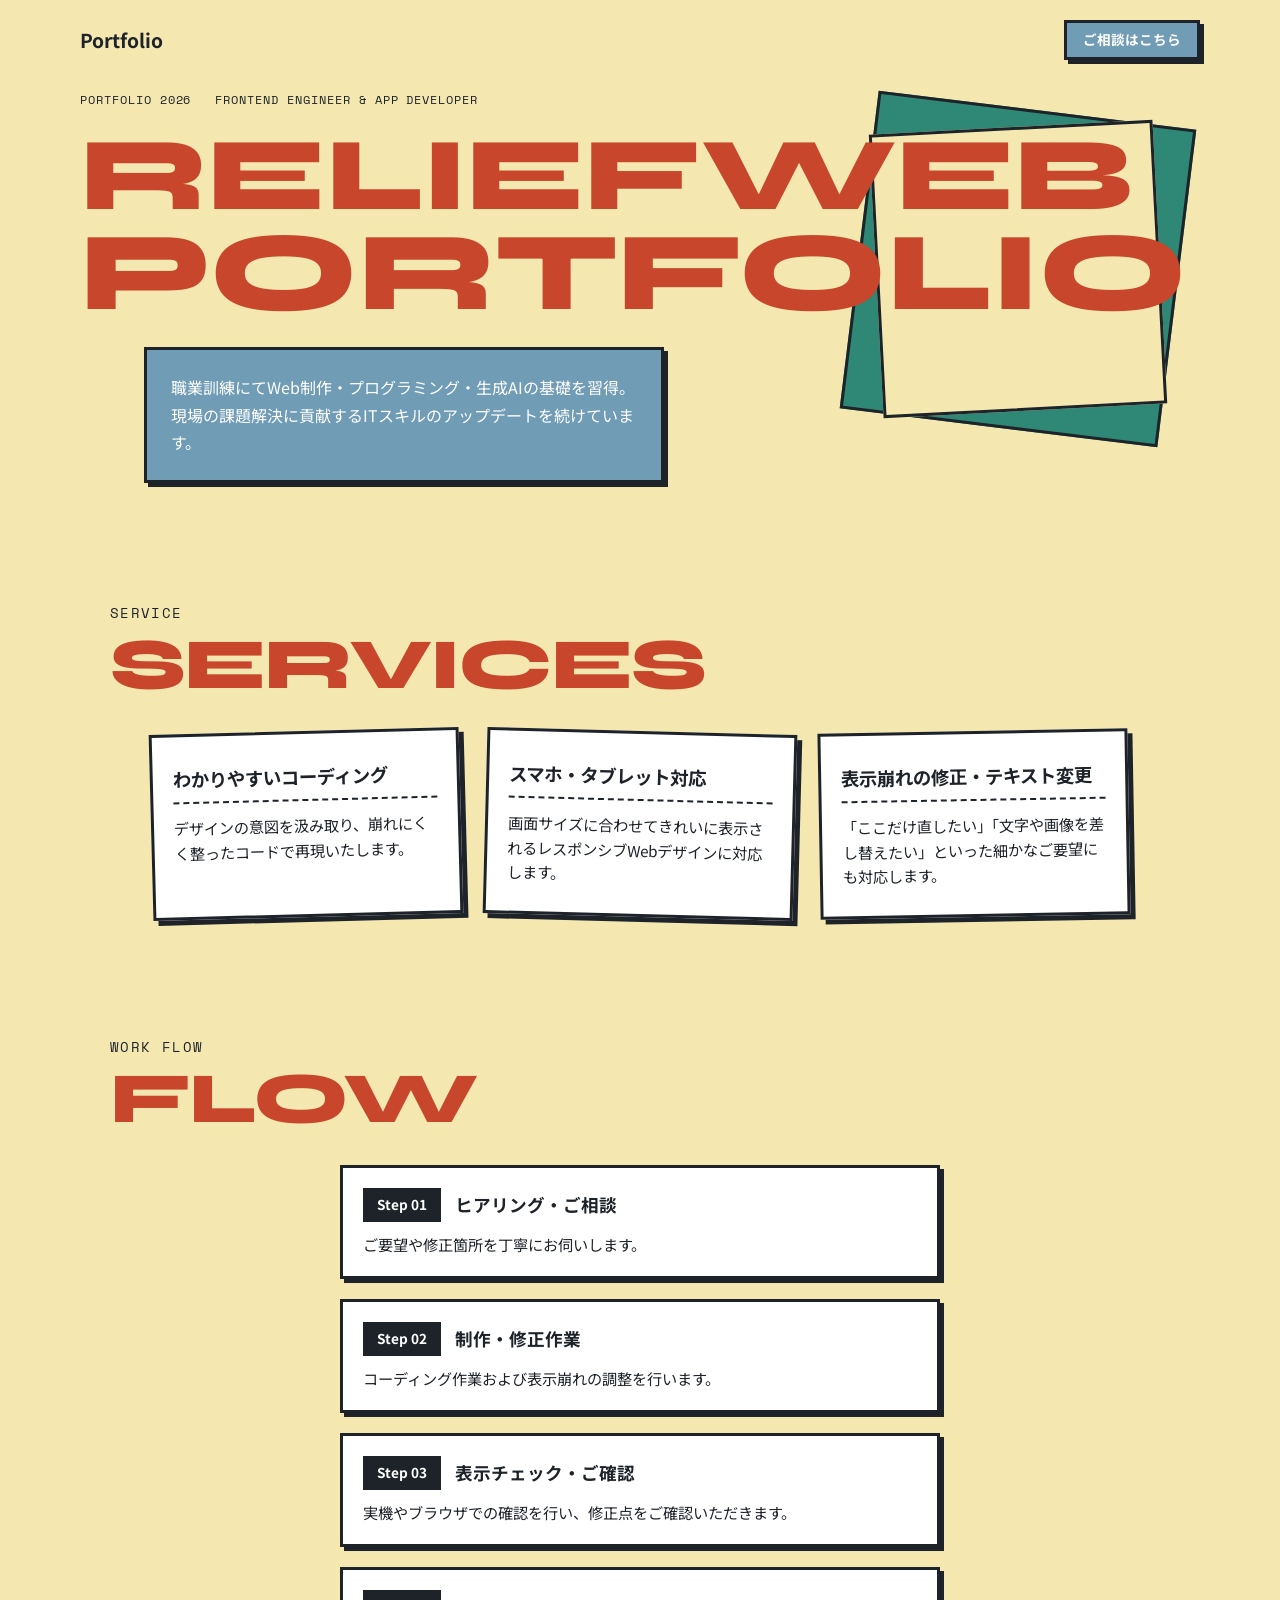
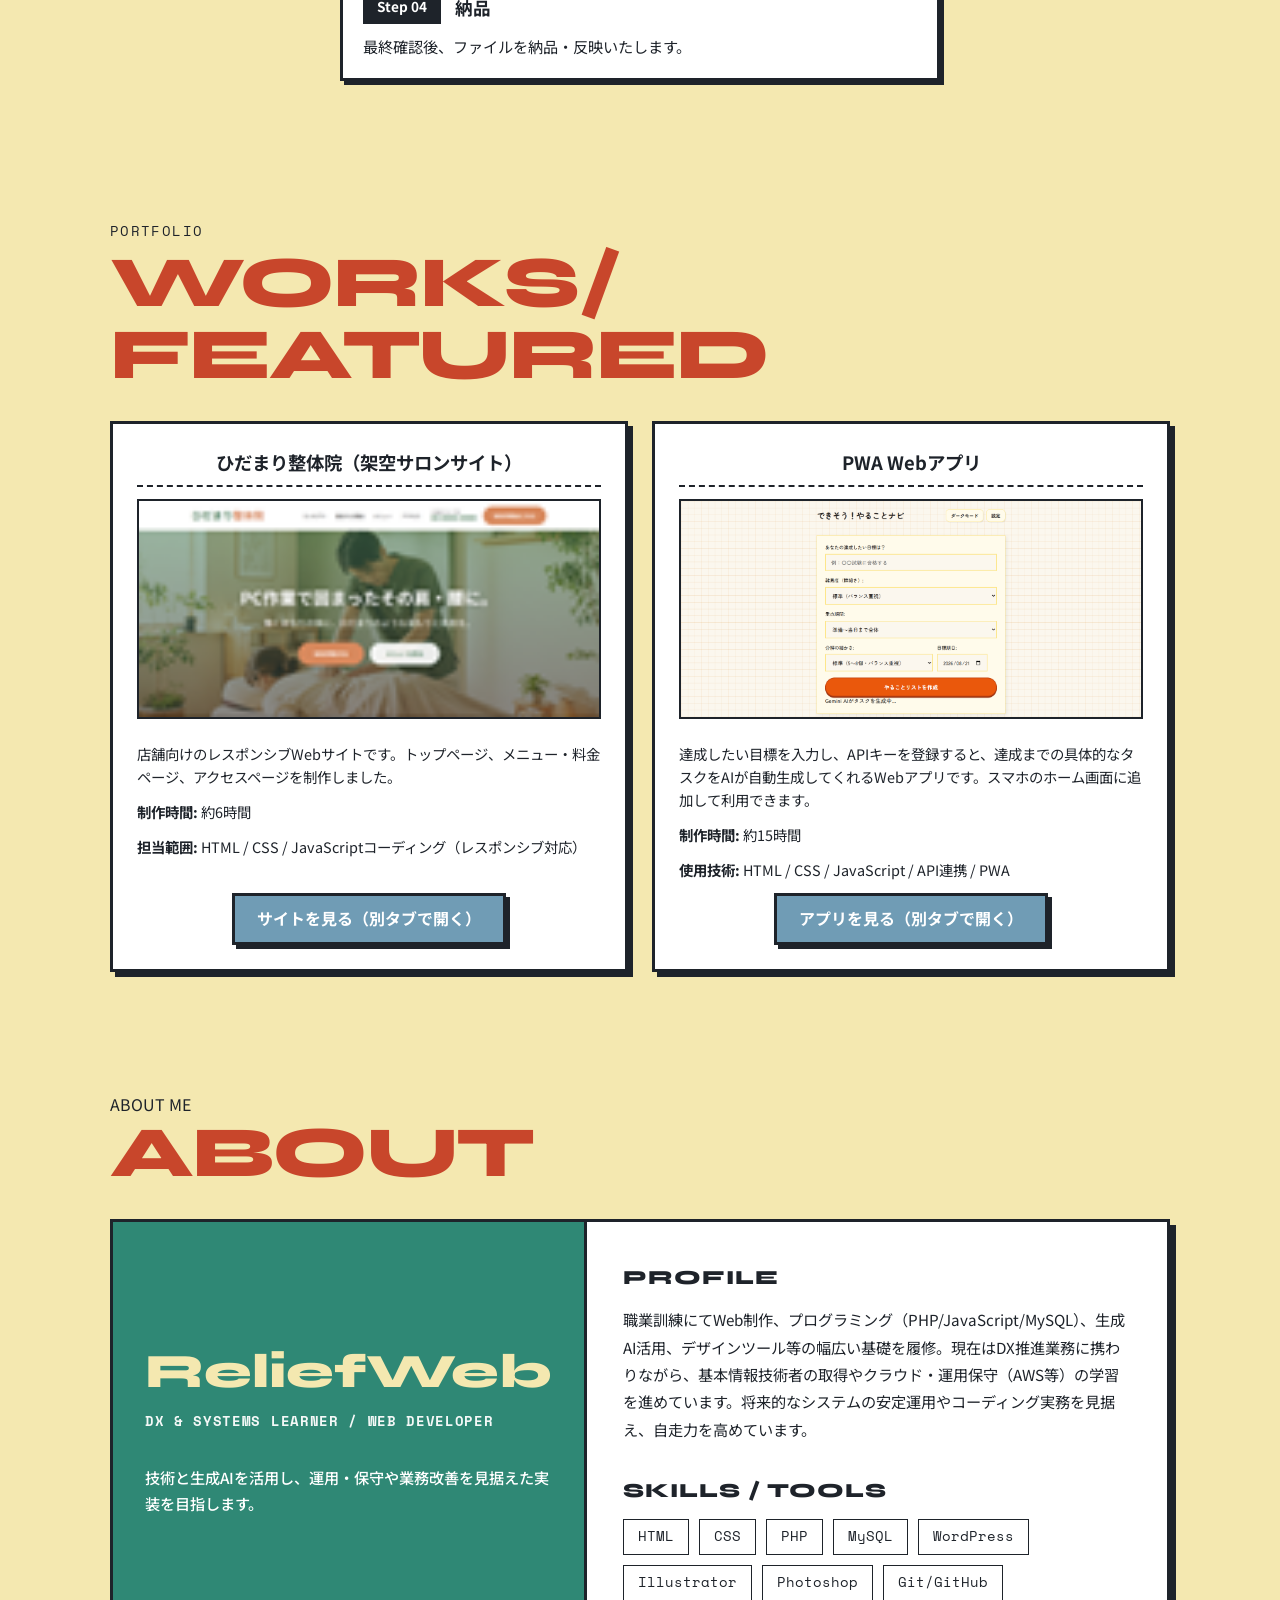
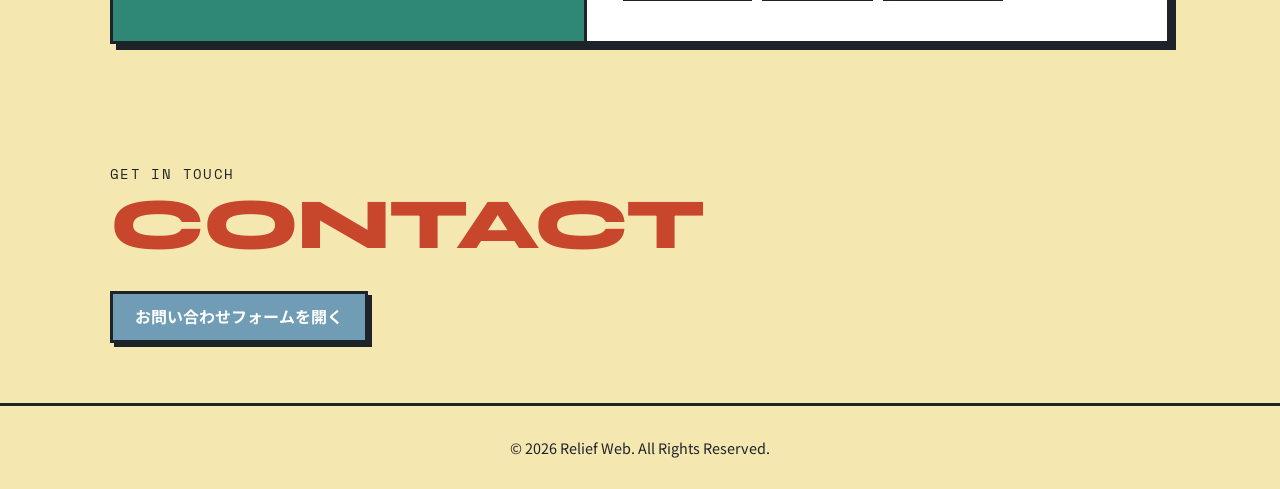
<file: index.html>
<!DOCTYPE html>
<html lang="ja">
<head>
  <meta charset="UTF-8">
  <meta name="viewport" content="width=device-width, initial-scale=1.0">
  <!-- Google Fonts の読み込み -->
  <link rel="preconnect" href="https://fonts.googleapis.com">
  <link rel="preconnect" href="https://fonts.gstatic.com" crossorigin>
  <link href="https://fonts.googleapis.com/css2?family=Noto+Sans+JP:wght@400;500;700&family=Space+Mono&family=Syne:wght@800&display=swap" rel="stylesheet">
  <title>ReliefWeb | コーディング代行・ホームページ制作</title>
  <link rel="stylesheet" href="style.css">
</head>
<body>

  <!-- 1. ヘッダー -->
  <header class="site-header site-container">
    <div class="logo">Portfolio</div>
    <a href="#contact" class="btn header-btn">ご相談はこちら</a>
  </header>

  <main>
    <!-- 2. ヒーローエリア（メインビジュアル） -->
    <section class="hero site-container">
      <div class="hero-inner">
        <div class="hero-meta">
          <span>PORTFOLIO 2026</span>
          <span>FRONTEND ENGINEER & APP DEVELOPER</span>
        </div>
        <h1 class="hero-title">
          <span class="hero-title__main">RELIEFWEB</span>
          <span class="hero-title__sub">PORTFOLIO</span>
        </h1>
        <div class="hero-copy">
          <p>職業訓練にてWeb制作・プログラミング・生成AIの基礎を習得。現場の課題解決に貢献するITスキルのアップデートを続けています。</p>
        </div>
        <div class="hero-decor" aria-hidden="true"></div>
      </div>
    </section>

    <!-- 3. サービス内容 -->
    <section id="service">
      <div class="section-meta">SERVICE</div>
      <h2 class="section-title">SERVICES</h2>
      
      <div class="service__container">
        <article>
          <h3>わかりやすいコーディング</h3>
          <p>デザインの意図を汲み取り、崩れにくく整ったコードで再現いたします。</p>
        </article>

        <article>
          <h3>スマホ・タブレット対応</h3>
          <p>画面サイズに合わせてきれいに表示されるレスポンシブWebデザインに対応します。</p>
        </article>

        <article>
          <h3>表示崩れの修正・テキスト変更</h3>
          <p>「ここだけ直したい」「文字や画像を差し替えたい」といった細かなご要望にも対応します。</p>
        </article>
      </div>
    </section>

    <!-- 4. 制作の流れ -->
    <section id="flow">
      <div class="section-meta">WORK FLOW</div>
      <h2 class="section-title">FLOW</h2>
      <ol>
        <li>
          <span>Step 01</span>
          <h3>ヒアリング・ご相談</h3>
          <p>ご要望や修正箇所を丁寧にお伺いします。</p>
        </li>
        <li>
          <span>Step 02</span>
          <h3>制作・修正作業</h3>
          <p>コーディング作業および表示崩れの調整を行います。</p>
        </li>
        <li>
          <span>Step 03</span>
          <h3>表示チェック・ご確認</h3>
          <p>実機やブラウザでの確認を行い、修正点をご確認いただきます。</p>
        </li>
        <li>
          <span>Step 04</span>
          <h3>納品</h3>
          <p>最終確認後、ファイルを納品・反映いたします。</p>
        </li>
      </ol>
    </section>

    <!-- 制作実績 (Works Section) -->
    <section id="works">
      <div class="section-meta">PORTFOLIO</div>
      <h2 class="section-title">WORKS/<br>FEATURED</h2>
      <div class="works__container">

        <!-- 実績 1: 整体院サイト -->
        <article class="works__card">
          <div class="works__body">
            <h3>ひだまり整体院（架空サロンサイト）</h3>
            <div class="works__image">
              <img src="images/01.png" alt="ひだまり整体院 サンプルサイト">
            </div>
            <p class="works__desc">店舗向けのレスポンシブWebサイトです。トップページ、メニュー・料金ページ、アクセスページを制作しました。</p>
            <p class="works__meta"><strong>制作時間:</strong> 約6時間</p>
            <p class="works__meta"><strong>担当範囲:</strong> HTML / CSS / JavaScriptコーディング（レスポンシブ対応）</p>
            <a href="https://reliefweb0202.github.io/hidamari-seitai/" target="_blank" rel="noopener" class="btn">サイトを見る（別タブで開く）</a>
          </div>
        </article>

        <!-- 実績 2: PWAアプリ -->
        <article class="works__card">
          <div class="works__body">
            <h3>PWA Webアプリ</h3>
            <div class="works__image">
              <img src="images/02.png" alt="PWA Webアプリ">
            </div>
            <p class="works__desc">達成したい目標を入力し、APIキーを登録すると、達成までの具体的なタスクをAIが自動生成してくれるWebアプリです。スマホのホーム画面に追加して利用できます。</p>
            <p class="works__meta"><strong>制作時間:</strong> 約15時間</p>
            <p class="works__meta"><strong>使用技術:</strong> HTML / CSS / JavaScript / API連携 / PWA</p>
            <a href="https://reliefweb0202.github.io/yarukoto-navi/" target="_blank" rel="noopener" class="btn">アプリを見る（別タブで開く）</a>
          </div>
        </article>

      </div>
    </section>

    <!-- プロフィール & スキルセクション (ABOUT) -->
    <section id="about" class="about-section">
      <div class="about-meta">ABOUT ME</div>
      <h2 class="about-title">ABOUT</h2>

      <div class="about-card">
        <div class="about-card__left">
          <h3 class="about-name">ReliefWeb</h3>
          <p class="about-sub">DX & SYSTEMS LEARNER / WEB DEVELOPER</p>
          <p class="about-catch">技術と生成AIを活用し、運用・保守や業務改善を見据えた実装を目指します。</p>
        </div>

        <div class="about-card__right">
          <div class="about-block">
            <h3 class="about-heading">PROFILE</h3>
            <p class="about-text">
              職業訓練にてWeb制作、プログラミング（PHP/JavaScript/MySQL）、生成AI活用、デザインツール等の幅広い基礎を履修。現在はDX推進業務に携わりながら、基本情報技術者の取得やクラウド・運用保守（AWS等）の学習を進めています。将来的なシステムの安定運用やコーディング実務を見据え、自走力を高めています。
            </p>
          </div>

          <div class="about-block">
            <h3 class="about-heading">SKILLS / TOOLS</h3>
            <ul class="skills-list">
              <li>HTML</li>
              <li>CSS</li>
              <li>PHP</li>
              <li>MySQL</li>
              <li>WordPress</li>
              <li>Illustrator</li>
              <li>Photoshop</li>
              <li>Git/GitHub</li>
            </ul>
          </div>
        </div>
      </div>
    </section>

    <!-- 6. お問い合わせ -->
    <section id="contact">
      <div class="section-meta">GET IN TOUCH</div>
      <h2 class="section-title">CONTACT</h2>
      <a href="https://forms.gle/KdnSxsu2aydY5RtW8" target="_blank" rel="noopener" class="btn">お問い合わせフォームを開く</a>
    </section>
  </main>

  <!-- フッター -->
  <footer>
    <p>&copy; 2026 Relief Web. All Rights Reserved.</p>
  </footer>

</body>
</html>
</file>
<file: style.css>
:root {
	--color-bg: #F4E8B0;       /* レトロイエロー */
	--color-teal: #2F8875;     /* ティールグリーン */
	--color-red: #C8462B;      /* テラコッタレッド */
	--color-blue: #709CB5;     /* スモーキーブルー */
	--color-white: #FFFFFF;
	--color-text: #1E232A;
	--color-line: #1E232A;

	--font-heading: 'Syne', sans-serif;
	--font-body: 'Noto Sans JP', sans-serif;
	--font-mono: 'Space Mono', monospace;

	--border: 3px solid var(--color-line);
}

/* ==========================================
   1. 基本設定（リセット・ベーススタイル）
   ========================================== */
* {
	box-sizing: border-box;
	margin: 0;
	padding: 0;
}

html {
	scroll-behavior: smooth;
}

body {
	font-family: var(--font-body);
	color: var(--color-text);
	line-height: 1.6;
	background-color: var(--color-bg);
	text-align: center;
	overflow-x: hidden;
}

a {
	text-decoration: none;
	color: inherit;
}

/* ==========================================
   2. 共通レイアウト & 見出し・ボタンパーツ
   ========================================== */
section {
	max-width: 1100px;
	margin: 0 auto;
	padding: 60px 20px;
	text-align: left;
}

.section-meta {
	font-family: var(--font-mono);
	font-size: 0.85rem;
	letter-spacing: 0.1em;
	color: var(--color-text);
	margin-bottom: 4px;
}

.section-title, h2 {
	font-family: var(--font-heading);
	font-size: clamp(3rem, 7vw, 4.5rem);
	font-weight: 800;
	color: var(--color-red);
	text-align: left;
	margin-bottom: 30px;
	line-height: 1;
	letter-spacing: -0.03em;
}

/* 共通サブボタン */
.btn {
	display: inline-block;
	padding: 10px 22px;
	background-color: var(--color-blue);
	color: var(--color-white);
	font-weight: bold;
	border: var(--border);
	border-radius: 0;
	box-shadow: 4px 4px 0 var(--color-line);
	transition: transform 0.1s, box-shadow 0.1s;
}

.btn:hover {
	transform: translate(-2px, -2px);
	box-shadow: 6px 6px 0 var(--color-line);
}

/* 共通メインボタン */
.btn-main {
	display: inline-block;
	font-size: 1.1rem;
	font-weight: bold;
	padding: 16px 36px;
	background-color: var(--color-blue);
	color: var(--color-white);
	border: var(--border);
	border-radius: 0;
	box-shadow: 4px 4px 0 var(--color-line);
	transition: transform 0.1s, box-shadow 0.1s;
	margin-bottom: 50px;
}

.btn-main:hover {
	transform: translate(-2px, -2px);
	box-shadow: 6px 6px 0 var(--color-line);
}

/* ==========================================
   3. ヘッダー (Header)
   ========================================== */
.site-header {
	display: flex;
	justify-content: space-between;
	align-items: center;
	padding-top: 20px;
	padding-bottom: 10px;
	background-color: var(--color-bg);
}

.site-header .logo {
	font-family: var(--font-body);
	font-weight: bold;
	font-size: 1.2rem;
}

.header-btn {
	padding: 6px 16px;
	font-size: 0.85rem;
}

/* ==========================================
   4. メインビジュアル (Hero Section)
   ========================================== */
.site-container {
	width: 100%;
	max-width: 1200px;
	margin-inline: auto;
	padding-left: clamp(16px, 4vw, 40px);
	padding-right: clamp(16px, 4vw, 40px);
}

.hero {
	position: relative;
	overflow: hidden;
	width: 100%;
	padding-top: 20px;
	padding-bottom: 60px;
	background-color: var(--color-bg);
}

.hero-inner {
	position: relative;
	width: 100%;
}

.hero-meta {
	display: flex;
	flex-wrap: wrap;
	gap: 12px 24px;
	margin-bottom: 20px;
	font-family: var(--font-mono);
	font-size: 12px;
	letter-spacing: 0.08em;
}

.hero-title {
	position: relative;
	z-index: 2;
	width: 100%;
	margin: 0;
	font-family: var(--font-heading);
	font-weight: 800;
	line-height: 0.9;
	letter-spacing: -0.03em;
	text-transform: uppercase;
	color: var(--color-red);
	text-align: left;
	
}

.hero-title__main {
	display: block;
	font-size: clamp(1.6rem, 8.5vw, 6.5rem);
	white-space: normal;
}

.hero-title__sub {
	display: block;
	font-size: clamp(1.8rem, 9.5vw, 7rem);
	white-space: normal;
}

.hero-copy {
	position: relative;
	z-index: 3;
	max-width: 520px;
	margin: 24px 0 0 clamp(0px, 5vw, 80px);
	padding: 24px;
	border: var(--border);
	background: var(--color-blue);
	color: var(--color-white);
	text-align: left;
	box-shadow: 4px 4px 0 var(--color-line);
}

.hero-copy p {
	margin: 0;
	line-height: 1.7;
}

/* 右上の装飾枠 */
.hero-decor {
	position: absolute;
	right: 2%;
	top: 5%;
	width: clamp(180px, 28vw, 320px);
	aspect-ratio: 1;
	background: var(--color-teal);
	border: var(--border);
	transform: rotate(7deg);
	z-index: 1;
}

.hero-decor::after {
	content: '';
	position: absolute;
	inset: 15px;
	border: var(--border);
	background: var(--color-bg);
	transform: rotate(-10deg);
}

/* ==========================================
   5. サービス内容 (#service)
   ========================================== */
#service {
	padding: 60px 20px;
	overflow: hidden;
	background-color: var(--color-bg);
}

.service__container {
	display: flex;
	flex-wrap: wrap;
	justify-content: center;
	gap: 24px;
}

#service article {
	flex: 1 1 calc(33.333% - 24px);
	max-width: 310px;
	min-width: 260px;
	background-color: var(--color-white);
	padding: 28px 20px;
	border: var(--border);
	box-shadow: 5px 5px 0 var(--color-line);
	text-align: left;
	border-radius: 0;
}

#service article:nth-child(1) { transform: rotate(-1.5deg); }
#service article:nth-child(2) { transform: rotate(1.5deg); }
#service article:nth-child(3) { transform: rotate(-1deg); }

#service article h3 {
	font-size: 1.15rem;
	font-weight: bold;
	color: var(--color-text);
	margin-bottom: 12px;
	padding-bottom: 8px;
	border-bottom: 2px dashed var(--color-line);
}

#service article p {
	font-size: 0.95rem;
	color: var(--color-text);
	line-height: 1.6;
}

/* ==========================================
   6. 制作の流れ (#flow)
   ========================================== */
#flow ol {
	list-style: none;
	padding: 0;
	max-width: 600px;
	margin: 0 auto;
}

#flow li {
	background-color: var(--color-white);
	border: var(--border);
	box-shadow: 4px 4px 0 var(--color-line);
	padding: 20px;
	margin-bottom: 20px;
	text-align: left;
	border-radius: 0;
}

#flow li span {
	display: inline-block;
	background-color: var(--color-text);
	color: var(--color-white);
	font-size: 0.85rem;
	font-weight: bold;
	padding: 4px 12px;
	border: 2px solid var(--color-line);
	margin-right: 10px;
	border-radius: 0;
}

#flow li h3 {
	display: inline-block;
	font-size: 1.1rem;
	color: var(--color-text);
	margin: 0;
	vertical-align: middle;
}

#flow li p {
	font-size: 0.95rem;
	color: var(--color-text);
	margin-top: 10px;
	line-height: 1.6;
}

/* ==========================================
   7. 制作実績 (#works)
   ========================================== */
#works {
	padding: 60px 20px;
	background-color: var(--color-bg);
}

.works__container {
	max-width: 1100px;
	margin: 0 auto;
	display: flex;
	gap: 24px;
	justify-content: center;
	align-items: stretch;
}

.works__card {
	flex: 1 1 calc(50% - 12px);
	background-color: var(--color-white);
	border: var(--border);
	box-shadow: 5px 5px 0 var(--color-line);
	padding: 24px;
	text-align: left;
	display: flex;
	flex-direction: column;
	border-radius: 0;
}

.works__body {
	display: flex;
	flex-direction: column;
	flex: 1;
}

.works__body h3 {
	font-size: 1.15rem;
	font-weight: bold;
	color: var(--color-text);
	margin-bottom: 12px;
	padding-bottom: 8px;
	border-bottom: 2px dashed var(--color-line);
	text-align: center;
}

.works__image {
	margin-bottom: 16px;
	text-align: center;
}

.works__image img {
	width: 100%;
	height: 220px;
	object-fit: cover;
	object-position: top;
	border: 2px solid var(--color-line);
	border-radius: 0; /* 直角に統一 */
}

.works__desc, .works__meta {
	font-size: 0.9rem;
	color: var(--color-text);
	line-height: 1.6;
	margin-bottom: 12px;
}

.works__card .btn {
	margin-top: auto;
	align-self: center;
}

/* ==========================================
   8. プロフィール & スキル (ABOUT)
   ========================================== */
.about-section {
	max-width: 1100px;
	margin: 0 auto;
	padding: 60px 20px;
	text-align: left;
}

.about-card {
	display: flex;
	border: var(--border);
	background-color: var(--color-white);
	box-shadow: 6px 6px 0 var(--color-line);
}

.about-card__left {
	flex: 0 0 42%;
	background-color: var(--color-teal);
	color: var(--color-white);
	padding: 40px 32px;
	display: flex;
	flex-direction: column;
	justify-content: center;
	border-right: var(--border);
}

.about-name {
	font-family: var(--font-heading);
	font-size: clamp(2rem, 4vw, 3rem);
	font-weight: 800;
	color: var(--color-bg);
	margin-bottom: 12px;
	line-height: 1.1;
}

.about-sub {
	font-family: var(--font-mono);
	font-size: 0.85rem;
	font-weight: bold;
	letter-spacing: 0.05em;
	margin-bottom: 32px;
	opacity: 0.95;
}

.about-catch {
	font-size: 0.95rem;
	line-height: 1.7;
	font-weight: 500;
}

.about-card__right {
	flex: 1;
	padding: 40px 36px;
	background-color: var(--color-white);
	color: var(--color-text);
	display: flex;
	flex-direction: column;
	gap: 32px;
}

.about-heading {
	font-family: var(--font-heading);
	font-size: 1.25rem;
	font-weight: 800;
	color: var(--color-text);
	margin-bottom: 12px;
	letter-spacing: 0.05em;
}

.about-text {
	font-size: 0.95rem;
	line-height: 1.8;
	color: var(--color-text);
}

.skills-list {
	display: flex;
	flex-wrap: wrap;
	gap: 10px;
	list-style: none;
	padding: 0;
	margin: 0;
}

.skills-list li {
	font-family: var(--font-mono);
	font-size: 0.85rem;
	padding: 6px 14px;
	border: 1.5px solid var(--color-line);
	background-color: var(--color-white);
	color: var(--color-text);
	border-radius: 0;
}

/* ==========================================
   9. フッター (Footer)
   ========================================== */
footer {
	text-align: center;
	padding: 30px 20px;
	background-color: var(--color-bg);
	border-top: var(--border);
	font-size: 0.9rem;
	color: var(--color-text);
}

/* ==========================================
   10. レスポンシブ対応 (768px / 820px 以下)
   ========================================== */
@media (max-width: 820px) {
	.about-card {
		flex-direction: column;
	}

	.about-card__left {
		flex: 1 1 100%;
		border-right: none;
		border-bottom: var(--border);
		padding: 32px 24px;
	}

	.about-card__right {
		padding: 32px 24px;
	}
}

@media (max-width: 768px) {
	.hero-copy {
		margin-left: 0;
	}

	.hero-decor {
		top: 0;
		opacity: 0.6;
	}

	#service article {
		flex: 0 0 100%;
		max-width: 100%;
		transform: none !important;
	}

	.works__container {
		flex-direction: column;
	}

	.works__card {
		flex: 1 1 100%;
	}
}
</file>
